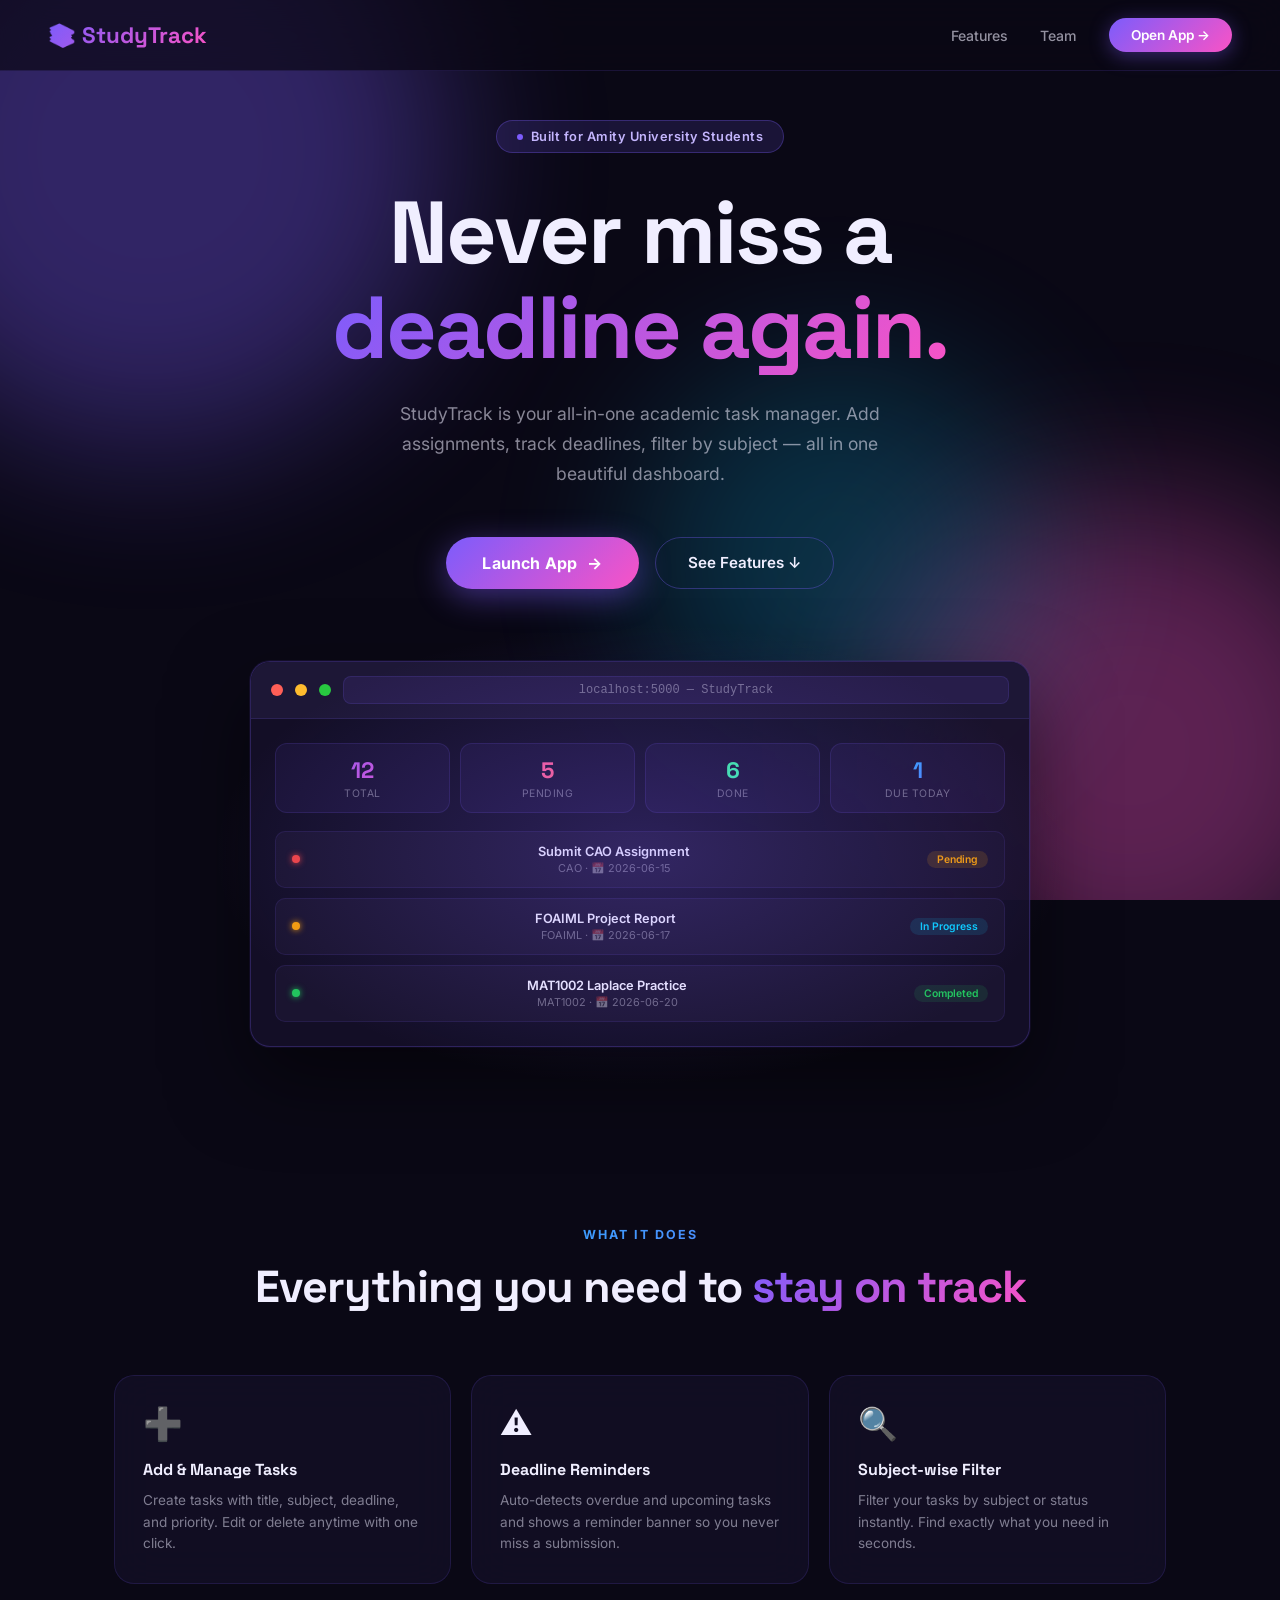
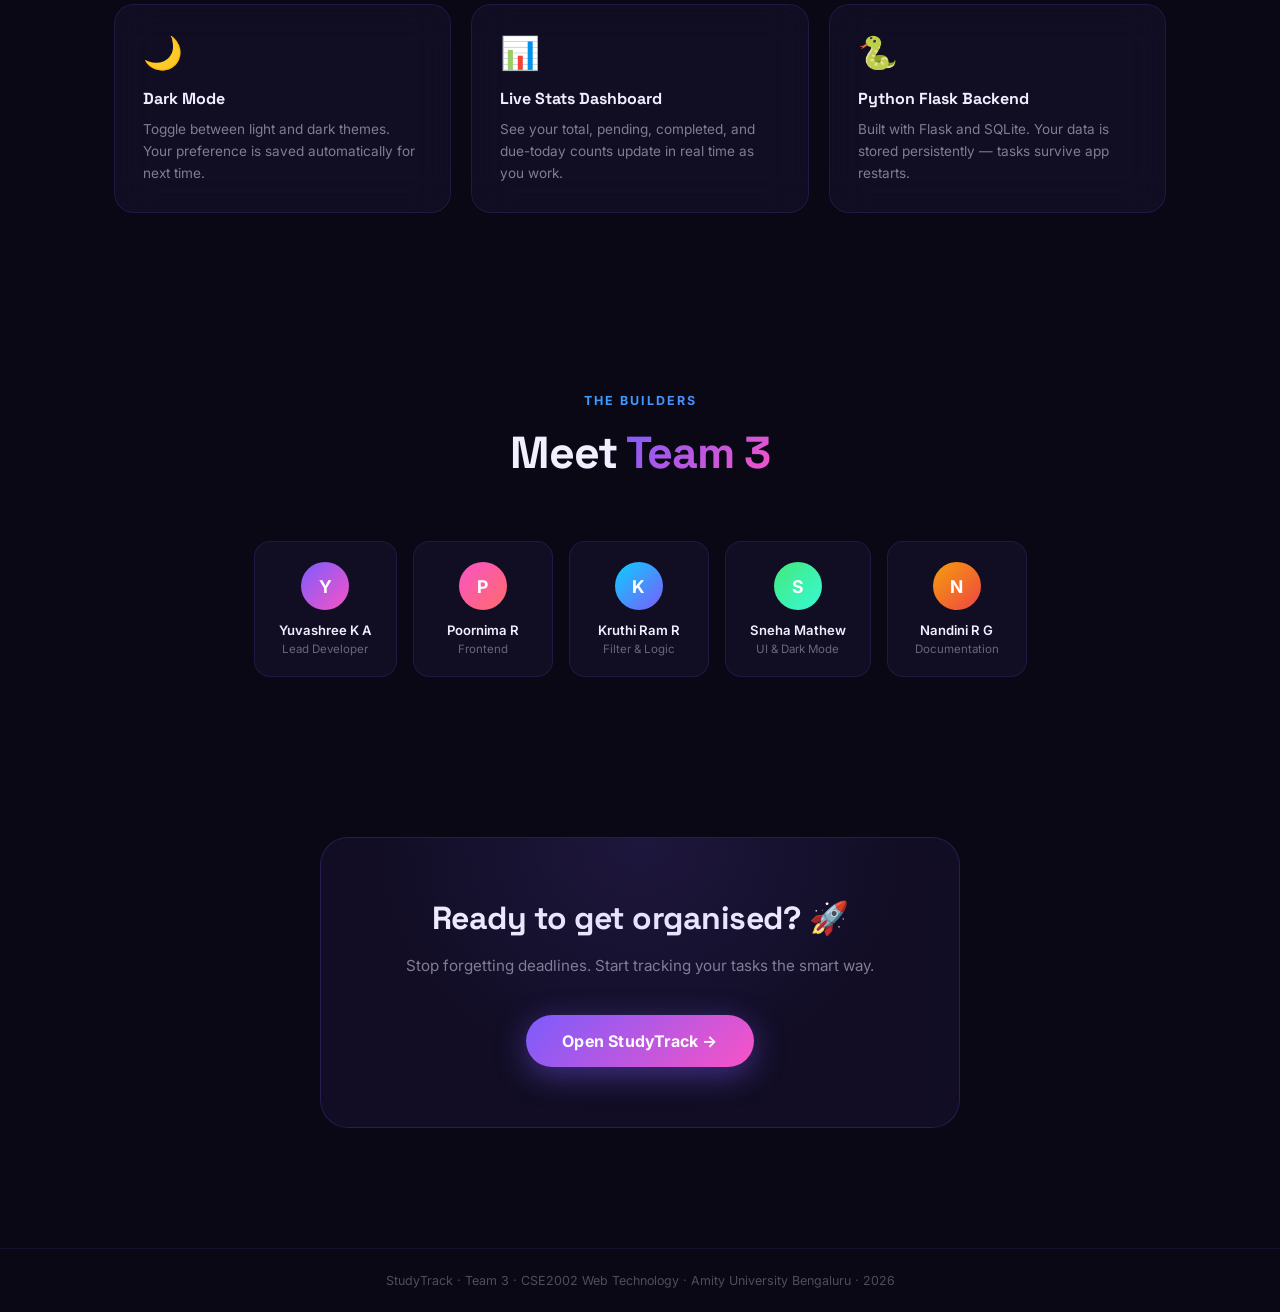
<file: student-task-tracker/templates/landing.html>
<!DOCTYPE html>
<html lang="en">
<head>
    <meta charset="UTF-8">
    <meta name="viewport" content="width=device-width, initial-scale=1.0">
    <title>StudyTrack — Your Academic Command Center</title>
    <link href="https://fonts.googleapis.com/css2?family=Space+Grotesk:wght@300;400;500;600;700&family=Inter:wght@300;400;500;600&display=swap" rel="stylesheet">
    <style>
        *, *::before, *::after { box-sizing: border-box; margin: 0; padding: 0; }

        :root {
            --accent: #7c5cfc;
            --accent2: #f953c6;
            --accent3: #0acffe;
            --grad1: linear-gradient(135deg, #7c5cfc, #f953c6);
            --grad2: linear-gradient(135deg, #0acffe, #7c5cfc);
            --grad3: linear-gradient(135deg, #f953c6, #ff6b6b);
            --grad4: linear-gradient(135deg, #43e97b, #38f9d7);
        }

        body {
            font-family: 'Inter', sans-serif;
            background: #0a0815;
            color: #f0eeff;
            min-height: 100vh;
            overflow-x: hidden;
        }

        /* ── BACKGROUND ── */
        .bg-blobs {
            position: fixed;
            inset: 0;
            pointer-events: none;
            z-index: 0;
            overflow: hidden;
        }
        .blob {
            position: absolute;
            border-radius: 50%;
            filter: blur(80px);
            opacity: 0.35;
            animation: float 8s ease-in-out infinite alternate;
        }
        .blob-1 { width: 600px; height: 600px; background: #7c5cfc; top: -150px; left: -150px; animation-duration: 9s; }
        .blob-2 { width: 500px; height: 500px; background: #f953c6; bottom: -100px; right: -100px; animation-duration: 11s; animation-delay: -3s; }
        .blob-3 { width: 400px; height: 400px; background: #0acffe; top: 40%; left: 50%; animation-duration: 13s; animation-delay: -6s; opacity: 0.2; }
        @keyframes float { to { transform: translate(40px, 30px) scale(1.08); } }

        /* ── NAVBAR ── */
        nav {
            position: fixed;
            top: 0; left: 0; right: 0;
            z-index: 100;
            display: flex;
            align-items: center;
            justify-content: space-between;
            padding: 18px 48px;
            background: rgba(10,8,21,0.7);
            backdrop-filter: blur(20px);
            border-bottom: 1px solid rgba(124,92,252,0.15);
        }
        .nav-logo {
            font-family: 'Space Grotesk', sans-serif;
            font-size: 1.4rem;
            font-weight: 700;
            background: var(--grad1);
            -webkit-background-clip: text;
            -webkit-text-fill-color: transparent;
            background-clip: text;
        }
        .nav-links { display: flex; gap: 32px; align-items: center; }
        .nav-links a {
            color: rgba(240,238,255,0.6);
            text-decoration: none;
            font-size: 0.88rem;
            font-weight: 500;
            transition: color 0.2s;
        }
        .nav-links a:hover { color: #f0eeff; }
        .nav-cta {
            background: var(--grad1);
            color: #fff !important;
            padding: 9px 22px;
            border-radius: 50px;
            font-weight: 600 !important;
            font-size: 0.85rem !important;
            box-shadow: 0 4px 20px rgba(124,92,252,0.4);
            transition: all 0.3s !important;
        }
        .nav-cta:hover { transform: translateY(-2px); box-shadow: 0 8px 30px rgba(124,92,252,0.5) !important; filter: brightness(1.1); }

        /* ── HERO ── */
        .hero {
            position: relative;
            z-index: 1;
            min-height: 100vh;
            display: flex;
            flex-direction: column;
            align-items: center;
            justify-content: center;
            text-align: center;
            padding: 120px 24px 80px;
        }

        .hero-badge {
            display: inline-flex;
            align-items: center;
            gap: 8px;
            background: rgba(124,92,252,0.15);
            border: 1px solid rgba(124,92,252,0.3);
            border-radius: 50px;
            padding: 8px 20px;
            font-size: 0.8rem;
            font-weight: 600;
            color: #c4b5fd;
            margin-bottom: 32px;
            letter-spacing: 0.5px;
            animation: fadeDown 0.6s ease both;
        }
        .hero-badge span { width: 6px; height: 6px; background: #7c5cfc; border-radius: 50%; display: inline-block; animation: ping 1.5s ease infinite; }
        @keyframes ping { 0%, 100% { opacity: 1; transform: scale(1); } 50% { opacity: 0.5; transform: scale(1.4); } }

        .hero-title {
            font-family: 'Space Grotesk', sans-serif;
            font-size: clamp(2.8rem, 7vw, 5.5rem);
            font-weight: 700;
            line-height: 1.08;
            letter-spacing: -2px;
            margin-bottom: 24px;
            animation: fadeDown 0.6s ease 0.1s both;
        }
        .hero-title .line1 { display: block; color: #f0eeff; }
        .hero-title .line2 {
            display: block;
            background: var(--grad1);
            -webkit-background-clip: text;
            -webkit-text-fill-color: transparent;
            background-clip: text;
        }

        .hero-sub {
            font-size: 1.1rem;
            color: rgba(240,238,255,0.55);
            max-width: 520px;
            line-height: 1.7;
            margin-bottom: 48px;
            font-weight: 400;
            animation: fadeDown 0.6s ease 0.2s both;
        }

        .hero-buttons {
            display: flex;
            gap: 16px;
            flex-wrap: wrap;
            justify-content: center;
            margin-bottom: 72px;
            animation: fadeDown 0.6s ease 0.3s both;
        }

        .btn-launch {
            display: inline-flex;
            align-items: center;
            gap: 10px;
            background: var(--grad1);
            color: #fff;
            text-decoration: none;
            padding: 16px 36px;
            border-radius: 50px;
            font-weight: 700;
            font-size: 1rem;
            box-shadow: 0 8px 32px rgba(124,92,252,0.45);
            transition: all 0.3s;
            letter-spacing: 0.2px;
        }
        .btn-launch:hover { transform: translateY(-3px); box-shadow: 0 16px 48px rgba(124,92,252,0.6); filter: brightness(1.1); }
        .btn-launch .arrow { transition: transform 0.3s; }
        .btn-launch:hover .arrow { transform: translateX(4px); }

        .btn-outline {
            display: inline-flex;
            align-items: center;
            gap: 10px;
            background: transparent;
            color: #f0eeff;
            text-decoration: none;
            padding: 15px 32px;
            border-radius: 50px;
            font-weight: 600;
            font-size: 0.95rem;
            border: 1.5px solid rgba(124,92,252,0.35);
            transition: all 0.3s;
        }
        .btn-outline:hover { background: rgba(124,92,252,0.1); border-color: var(--accent); transform: translateY(-2px); }

        @keyframes fadeDown {
            from { opacity: 0; transform: translateY(-20px); }
            to { opacity: 1; transform: translateY(0); }
        }

        /* ── MOCK APP PREVIEW ── */
        .preview-wrapper {
            position: relative;
            width: 100%;
            max-width: 780px;
            margin: 0 auto;
            animation: fadeUp 0.8s ease 0.4s both;
        }
        @keyframes fadeUp {
            from { opacity: 0; transform: translateY(40px); }
            to { opacity: 1; transform: translateY(0); }
        }
        .preview-glow {
            position: absolute;
            inset: -40px;
            background: radial-gradient(ellipse at center, rgba(124,92,252,0.25), transparent 70%);
            pointer-events: none;
        }
        .preview-card {
            background: rgba(20,16,40,0.9);
            border: 1px solid rgba(124,92,252,0.25);
            border-radius: 20px;
            overflow: hidden;
            box-shadow: 0 32px 80px rgba(0,0,0,0.5), 0 0 0 1px rgba(124,92,252,0.1);
        }
        .preview-topbar {
            background: rgba(30,24,55,0.95);
            border-bottom: 1px solid rgba(124,92,252,0.15);
            padding: 14px 20px;
            display: flex;
            align-items: center;
            gap: 12px;
        }
        .dot { width: 12px; height: 12px; border-radius: 50%; }
        .dot-r { background: #ff5f57; }
        .dot-y { background: #febc2e; }
        .dot-g { background: #28c840; }
        .preview-url {
            flex: 1;
            background: rgba(124,92,252,0.1);
            border: 1px solid rgba(124,92,252,0.15);
            border-radius: 8px;
            padding: 6px 14px;
            font-size: 0.75rem;
            color: rgba(240,238,255,0.4);
            font-family: monospace;
        }
        .preview-body { padding: 24px; }

        /* Mini stats inside preview */
        .mini-stats {
            display: grid;
            grid-template-columns: repeat(4, 1fr);
            gap: 10px;
            margin-bottom: 18px;
        }
        .mini-stat {
            background: rgba(124,92,252,0.08);
            border: 1px solid rgba(124,92,252,0.15);
            border-radius: 12px;
            padding: 12px;
            text-align: center;
        }
        .mini-stat-num {
            font-family: 'Space Grotesk', sans-serif;
            font-size: 1.4rem;
            font-weight: 700;
            background: var(--grad1);
            -webkit-background-clip: text;
            -webkit-text-fill-color: transparent;
            background-clip: text;
        }
        .mini-stat-label { font-size: 0.65rem; color: rgba(240,238,255,0.4); margin-top: 2px; text-transform: uppercase; letter-spacing: 0.5px; }

        /* Mini task cards */
        .mini-tasks { display: flex; flex-direction: column; gap: 10px; }
        .mini-task {
            background: rgba(30,24,55,0.7);
            border: 1px solid rgba(124,92,252,0.12);
            border-radius: 10px;
            padding: 12px 16px;
            display: flex;
            align-items: center;
            gap: 12px;
        }
        .mini-dot { width: 8px; height: 8px; border-radius: 50%; flex-shrink: 0; }
        .mini-dot.high { background: #ef4444; box-shadow: 0 0 6px #ef4444; }
        .mini-dot.med { background: #f59e0b; box-shadow: 0 0 6px #f59e0b; }
        .mini-dot.low { background: #22c55e; box-shadow: 0 0 6px #22c55e; }
        .mini-task-text { flex: 1; }
        .mini-task-title { font-size: 0.8rem; font-weight: 600; color: #f0eeff; }
        .mini-task-sub { font-size: 0.68rem; color: rgba(240,238,255,0.4); margin-top: 2px; }
        .mini-badge {
            font-size: 0.65rem;
            padding: 2px 10px;
            border-radius: 50px;
            font-weight: 600;
        }
        .mini-badge.pending { background: rgba(245,158,11,0.15); color: #f59e0b; }
        .mini-badge.progress { background: rgba(10,207,254,0.12); color: #0acffe; }
        .mini-badge.done { background: rgba(34,197,94,0.12); color: #22c55e; }

        /* ── FEATURES ── */
        .features {
            position: relative;
            z-index: 1;
            padding: 100px 24px;
            max-width: 1100px;
            margin: 0 auto;
        }
        .section-label {
            text-align: center;
            font-size: 0.78rem;
            font-weight: 700;
            letter-spacing: 2px;
            text-transform: uppercase;
            background: var(--grad2);
            -webkit-background-clip: text;
            -webkit-text-fill-color: transparent;
            background-clip: text;
            margin-bottom: 16px;
        }
        .section-title {
            text-align: center;
            font-family: 'Space Grotesk', sans-serif;
            font-size: clamp(1.8rem, 4vw, 2.8rem);
            font-weight: 700;
            letter-spacing: -1px;
            margin-bottom: 60px;
            color: #f0eeff;
        }
        .section-title span {
            background: var(--grad1);
            -webkit-background-clip: text;
            -webkit-text-fill-color: transparent;
            background-clip: text;
        }

        .features-grid {
            display: grid;
            grid-template-columns: repeat(3, 1fr);
            gap: 20px;
        }
        .feature-card {
            background: rgba(20,16,40,0.7);
            backdrop-filter: blur(20px);
            border: 1px solid rgba(124,92,252,0.15);
            border-radius: 20px;
            padding: 28px;
            transition: all 0.3s;
            position: relative;
            overflow: hidden;
        }
        .feature-card::before {
            content: '';
            position: absolute;
            top: 0; left: 0; right: 0;
            height: 2px;
            opacity: 0;
            transition: opacity 0.3s;
        }
        .feature-card:nth-child(1)::before { background: var(--grad1); }
        .feature-card:nth-child(2)::before { background: var(--grad2); }
        .feature-card:nth-child(3)::before { background: var(--grad3); }
        .feature-card:nth-child(4)::before { background: var(--grad4); }
        .feature-card:nth-child(5)::before { background: var(--grad1); }
        .feature-card:nth-child(6)::before { background: var(--grad2); }
        .feature-card:hover { transform: translateY(-6px); border-color: rgba(124,92,252,0.3); box-shadow: 0 20px 60px rgba(0,0,0,0.3); }
        .feature-card:hover::before { opacity: 1; }

        .feature-icon {
            font-size: 2rem;
            margin-bottom: 16px;
            display: block;
        }
        .feature-title {
            font-family: 'Space Grotesk', sans-serif;
            font-size: 1rem;
            font-weight: 700;
            margin-bottom: 10px;
            color: #f0eeff;
        }
        .feature-desc {
            font-size: 0.85rem;
            color: rgba(240,238,255,0.5);
            line-height: 1.6;
        }

        /* ── TEAM ── */
        .team {
            position: relative;
            z-index: 1;
            padding: 80px 24px;
            max-width: 900px;
            margin: 0 auto;
            text-align: center;
        }
        .team-grid {
            display: flex;
            gap: 16px;
            flex-wrap: wrap;
            justify-content: center;
            margin-top: 48px;
        }
        .team-card {
            background: rgba(20,16,40,0.7);
            border: 1px solid rgba(124,92,252,0.15);
            border-radius: 16px;
            padding: 20px 24px;
            min-width: 140px;
            transition: all 0.3s;
        }
        .team-card:hover { transform: translateY(-4px); border-color: rgba(124,92,252,0.35); box-shadow: 0 12px 40px rgba(124,92,252,0.15); }
        .team-avatar {
            width: 48px; height: 48px;
            border-radius: 50%;
            background: var(--grad1);
            display: flex; align-items: center; justify-content: center;
            font-weight: 700; font-size: 1.1rem;
            margin: 0 auto 12px;
            color: #fff;
        }
        .team-name { font-size: 0.82rem; font-weight: 600; color: #f0eeff; }
        .team-role { font-size: 0.72rem; color: rgba(240,238,255,0.4); margin-top: 4px; }

        /* ── CTA SECTION ── */
        .cta-section {
            position: relative;
            z-index: 1;
            padding: 80px 24px 120px;
            text-align: center;
        }
        .cta-box {
            max-width: 640px;
            margin: 0 auto;
            background: rgba(20,16,40,0.8);
            border: 1px solid rgba(124,92,252,0.2);
            border-radius: 28px;
            padding: 60px 40px;
            backdrop-filter: blur(20px);
            position: relative;
            overflow: hidden;
        }
        .cta-box::before {
            content: '';
            position: absolute;
            inset: 0;
            background: radial-gradient(ellipse at top, rgba(124,92,252,0.12), transparent 60%);
            pointer-events: none;
        }
        .cta-title {
            font-family: 'Space Grotesk', sans-serif;
            font-size: 2rem;
            font-weight: 700;
            letter-spacing: -0.5px;
            margin-bottom: 16px;
            color: #f0eeff;
        }
        .cta-sub { font-size: 0.95rem; color: rgba(240,238,255,0.5); margin-bottom: 36px; line-height: 1.6; }

        /* ── FOOTER ── */
        footer {
            position: relative;
            z-index: 1;
            text-align: center;
            padding: 24px;
            border-top: 1px solid rgba(124,92,252,0.1);
            color: rgba(240,238,255,0.3);
            font-size: 0.78rem;
        }

        /* ── RESPONSIVE ── */
        @media (max-width: 700px) {
            nav { padding: 14px 20px; }
            .nav-links { display: none; }
            .features-grid { grid-template-columns: 1fr; }
            .mini-stats { grid-template-columns: repeat(2, 1fr); }
            .hero-title { letter-spacing: -1px; }
        }
    </style>
</head>
<body>

<!-- BG BLOBS -->
<div class="bg-blobs">
    <div class="blob blob-1"></div>
    <div class="blob blob-2"></div>
    <div class="blob blob-3"></div>
</div>

<!-- NAVBAR -->
<nav>
    <div class="nav-logo">📚 StudyTrack</div>
    <div class="nav-links">
        <a href="#features">Features</a>
        <a href="#team">Team</a>
        <a href="/" class="nav-cta">Open App →</a>
    </div>
</nav>

<!-- HERO -->
<section class="hero">
    <div class="hero-badge">
        <span></span> Built for Amity University Students
    </div>
    <h1 class="hero-title">
        <span class="line1">Never miss a</span>
        <span class="line2">deadline again.</span>
    </h1>
    <p class="hero-sub">
        StudyTrack is your all-in-one academic task manager. Add assignments, track deadlines, filter by subject — all in one beautiful dashboard.
    </p>
    <div class="hero-buttons">
        <a href="/" class="btn-launch">
            Launch App <span class="arrow">→</span>
        </a>
        <a href="#features" class="btn-outline">
            See Features ↓
        </a>
    </div>

    <!-- APP PREVIEW -->
    <div class="preview-wrapper">
        <div class="preview-glow"></div>
        <div class="preview-card">
            <div class="preview-topbar">
                <div class="dot dot-r"></div>
                <div class="dot dot-y"></div>
                <div class="dot dot-g"></div>
                <div class="preview-url">localhost:5000 — StudyTrack</div>
            </div>
            <div class="preview-body">
                <div class="mini-stats">
                    <div class="mini-stat">
                        <div class="mini-stat-num">12</div>
                        <div class="mini-stat-label">Total</div>
                    </div>
                    <div class="mini-stat">
                        <div class="mini-stat-num" style="background:linear-gradient(135deg,#f953c6,#ff6b6b);-webkit-background-clip:text;background-clip:text;">5</div>
                        <div class="mini-stat-label">Pending</div>
                    </div>
                    <div class="mini-stat">
                        <div class="mini-stat-num" style="background:linear-gradient(135deg,#43e97b,#38f9d7);-webkit-background-clip:text;background-clip:text;">6</div>
                        <div class="mini-stat-label">Done</div>
                    </div>
                    <div class="mini-stat">
                        <div class="mini-stat-num" style="background:linear-gradient(135deg,#0acffe,#7c5cfc);-webkit-background-clip:text;background-clip:text;">1</div>
                        <div class="mini-stat-label">Due Today</div>
                    </div>
                </div>
                <div class="mini-tasks">
                    <div class="mini-task">
                        <div class="mini-dot high"></div>
                        <div class="mini-task-text">
                            <div class="mini-task-title">Submit CAO Assignment</div>
                            <div class="mini-task-sub">CAO · 📅 2026-06-15</div>
                        </div>
                        <div class="mini-badge pending">Pending</div>
                    </div>
                    <div class="mini-task">
                        <div class="mini-dot med"></div>
                        <div class="mini-task-text">
                            <div class="mini-task-title">FOAIML Project Report</div>
                            <div class="mini-task-sub">FOAIML · 📅 2026-06-17</div>
                        </div>
                        <div class="mini-badge progress">In Progress</div>
                    </div>
                    <div class="mini-task">
                        <div class="mini-dot low"></div>
                        <div class="mini-task-text">
                            <div class="mini-task-title">MAT1002 Laplace Practice</div>
                            <div class="mini-task-sub">MAT1002 · 📅 2026-06-20</div>
                        </div>
                        <div class="mini-badge done">Completed</div>
                    </div>
                </div>
            </div>
        </div>
    </div>
</section>

<!-- FEATURES -->
<section class="features" id="features">
    <div class="section-label">What it does</div>
    <h2 class="section-title">Everything you need to <span>stay on track</span></h2>
    <div class="features-grid">
        <div class="feature-card">
            <span class="feature-icon">➕</span>
            <div class="feature-title">Add & Manage Tasks</div>
            <div class="feature-desc">Create tasks with title, subject, deadline, and priority. Edit or delete anytime with one click.</div>
        </div>
        <div class="feature-card">
            <span class="feature-icon">⚠️</span>
            <div class="feature-title">Deadline Reminders</div>
            <div class="feature-desc">Auto-detects overdue and upcoming tasks and shows a reminder banner so you never miss a submission.</div>
        </div>
        <div class="feature-card">
            <span class="feature-icon">🔍</span>
            <div class="feature-title">Subject-wise Filter</div>
            <div class="feature-desc">Filter your tasks by subject or status instantly. Find exactly what you need in seconds.</div>
        </div>
        <div class="feature-card">
            <span class="feature-icon">🌙</span>
            <div class="feature-title">Dark Mode</div>
            <div class="feature-desc">Toggle between light and dark themes. Your preference is saved automatically for next time.</div>
        </div>
        <div class="feature-card">
            <span class="feature-icon">📊</span>
            <div class="feature-title">Live Stats Dashboard</div>
            <div class="feature-desc">See your total, pending, completed, and due-today counts update in real time as you work.</div>
        </div>
        <div class="feature-card">
            <span class="feature-icon">🐍</span>
            <div class="feature-title">Python Flask Backend</div>
            <div class="feature-desc">Built with Flask and SQLite. Your data is stored persistently — tasks survive app restarts.</div>
        </div>
    </div>
</section>

<!-- TEAM -->
<section class="team" id="team">
    <div class="section-label">The builders</div>
    <h2 class="section-title">Meet <span>Team 3</span></h2>
    <div class="team-grid">
        <div class="team-card">
            <div class="team-avatar">Y</div>
            <div class="team-name">Yuvashree K A</div>
            <div class="team-role">Lead Developer</div>
        </div>
        <div class="team-card">
            <div class="team-avatar" style="background:linear-gradient(135deg,#f953c6,#ff6b6b)">P</div>
            <div class="team-name">Poornima R</div>
            <div class="team-role">Frontend</div>
        </div>
        <div class="team-card">
            <div class="team-avatar" style="background:linear-gradient(135deg,#0acffe,#7c5cfc)">K</div>
            <div class="team-name">Kruthi Ram R</div>
            <div class="team-role">Filter & Logic</div>
        </div>
        <div class="team-card">
            <div class="team-avatar" style="background:linear-gradient(135deg,#43e97b,#38f9d7)">S</div>
            <div class="team-name">Sneha Mathew</div>
            <div class="team-role">UI & Dark Mode</div>
        </div>
        <div class="team-card">
            <div class="team-avatar" style="background:linear-gradient(135deg,#f59e0b,#ef4444)">N</div>
            <div class="team-name">Nandini R G</div>
            <div class="team-role">Documentation</div>
        </div>
    </div>
</section>

<!-- CTA -->
<section class="cta-section">
    <div class="cta-box">
        <div class="cta-title">Ready to get organised? 🚀</div>
        <div class="cta-sub">Stop forgetting deadlines. Start tracking your tasks the smart way.</div>
        <a href="/" class="btn-launch">Open StudyTrack →</a>
    </div>
</section>

<footer>
    StudyTrack · Team 3 · CSE2002 Web Technology · Amity University Bengaluru · 2026
</footer>

</body>
</html>
</file>
